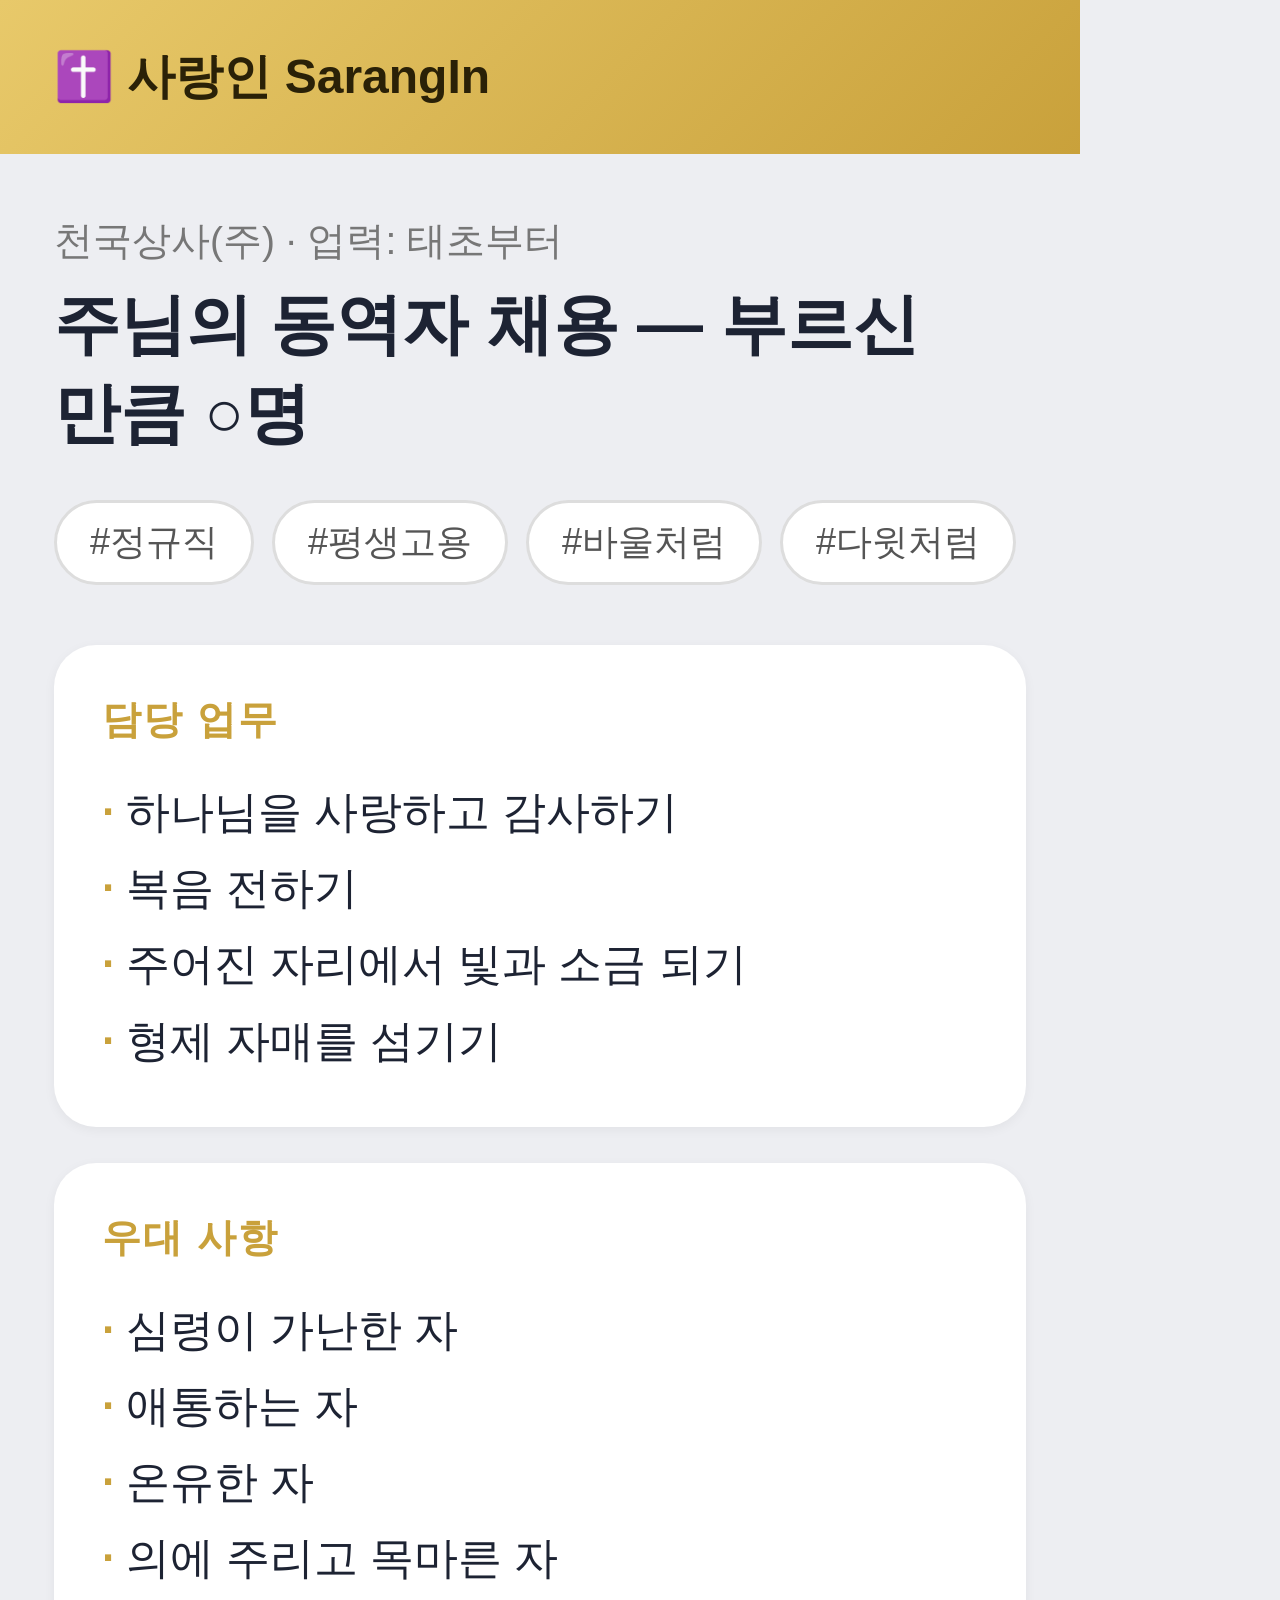
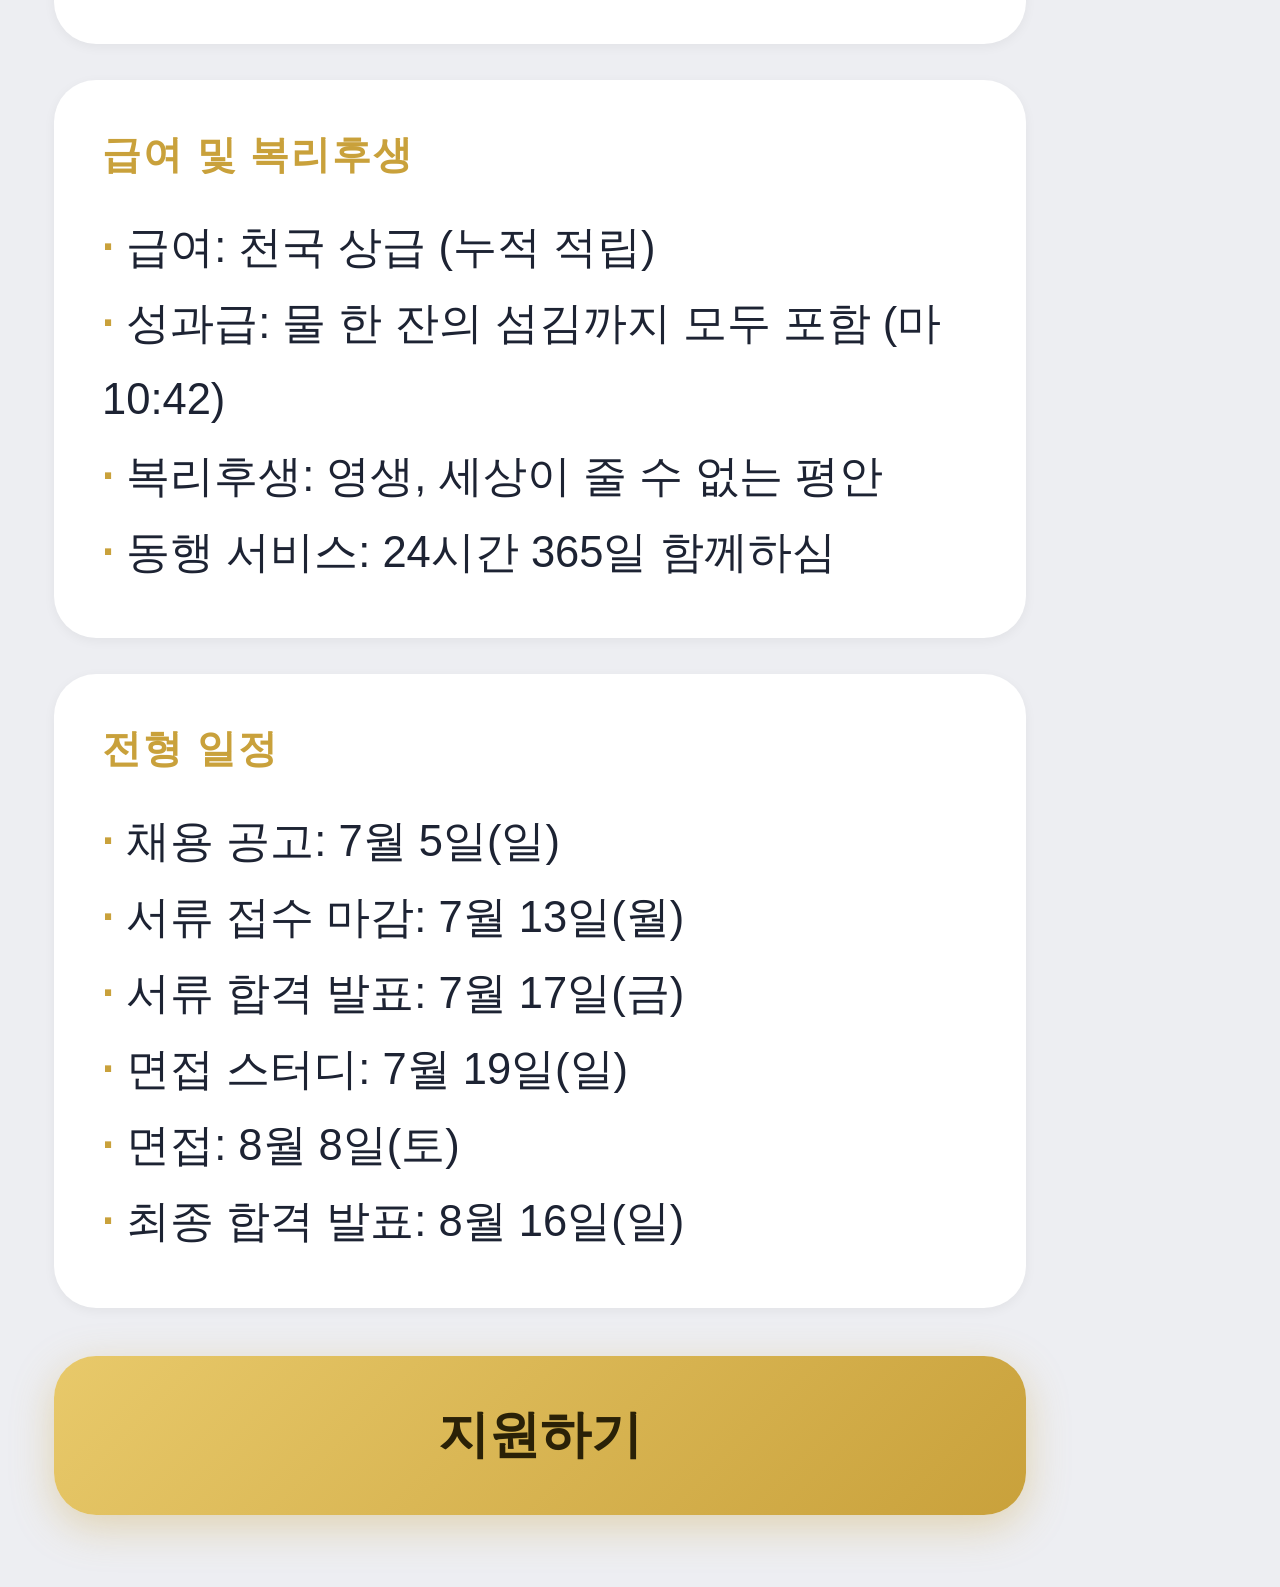
<file: capture-jobpost.html>
<!doctype html>
<html lang="ko">
<head>
<meta charset="utf-8">
<title>인트로용 채용공고 캡처</title>
<!--
  인트로 영상 19.5~22.5초 "문자/공고 확인" 컷 캡처용 (게임과 무관한 제작 도구).
  게임 jobpost 화면과 동일한 디자인을 세로로 전부 펼친 버전 (스크롤 없음, 팬 연출용).
  렌더: 헤드리스 크롬 --window-size=1080,3200 캡처 후 하단 여백 크롭.
-->
<style>
  * { margin: 0; padding: 0; box-sizing: border-box; }
  :root { --gold: #e8c96a; --gold-deep: #c9a13b; --ink: #1d2333; }
  body {
    background: #edeef2; color: var(--ink);
    font-family: "Pretendard", "Apple SD Gothic Neo", "Noto Sans KR", "Malgun Gothic", sans-serif;
  }
  .wrap { width: 360px; zoom: 3; }
  .appbar {
    background: linear-gradient(135deg, var(--gold), var(--gold-deep));
    color: #2a2107; padding: 15px 18px; font-weight: 800; font-size: 16px;
    display: flex; align-items: center; gap: 8px;
  }
  .body { padding: 20px 18px 24px; }
  .co { font-size: 13px; color: #777; margin-bottom: 4px; }
  .title { font-size: 22px; font-weight: 800; line-height: 1.35; margin-bottom: 14px; word-break: keep-all; }
  .tags { display: flex; flex-wrap: wrap; gap: 6px; margin-bottom: 20px; }
  .tags span {
    font-size: 12px; background: #fff; border: 1px solid #ddd; color: #555;
    border-radius: 999px; padding: 5px 11px;
  }
  .sec {
    background: #fff; border-radius: 14px; padding: 16px; margin-bottom: 12px;
    box-shadow: 0 1px 4px rgba(0,0,0,.05);
  }
  .sec h4 { font-size: 13px; color: var(--gold-deep); margin-bottom: 9px; letter-spacing: .05em; }
  .sec li { list-style: none; font-size: 14.5px; line-height: 1.75; word-break: keep-all; }
  .sec li::before { content: "· "; color: var(--gold-deep); font-weight: 800; }
  .btn {
    display: block; width: 100%; margin-top: 16px; padding: 15px;
    border: 0; border-radius: 14px; font-size: 17px; font-weight: 800;
    background: linear-gradient(135deg, var(--gold), var(--gold-deep));
    color: #2a2107; box-shadow: 0 4px 14px rgba(201,161,59,.35);
  }
</style>
</head>
<body>
<div class="wrap">
  <div class="appbar">✝️ 사랑인 SarangIn</div>
  <div class="body">
    <div class="co">천국상사(주) · 업력: 태초부터</div>
    <div class="title">주님의 동역자 채용 — 부르신 만큼 ○명</div>
    <div class="tags"><span>#정규직</span><span>#평생고용</span><span>#바울처럼</span><span>#다윗처럼</span></div>

    <div class="sec"><h4>담당 업무</h4><ul>
      <li>하나님을 사랑하고 감사하기</li>
      <li>복음 전하기</li>
      <li>주어진 자리에서 빛과 소금 되기</li>
      <li>형제 자매를 섬기기</li>
    </ul></div>

    <div class="sec"><h4>우대 사항</h4><ul>
      <li>심령이 가난한 자</li>
      <li>애통하는 자</li>
      <li>온유한 자</li>
      <li>의에 주리고 목마른 자</li>
    </ul></div>

    <div class="sec"><h4>급여 및 복리후생</h4><ul>
      <li>급여: 천국 상급 (누적 적립)</li>
      <li>성과급: 물 한 잔의 섬김까지 모두 포함 (마 10:42)</li>
      <li>복리후생: 영생, 세상이 줄 수 없는 평안</li>
      <li>동행 서비스: 24시간 365일 함께하심</li>
    </ul></div>

    <div class="sec"><h4>전형 일정</h4><ul>
      <li>채용 공고: 7월 5일(일)</li>
      <li>서류 접수 마감: 7월 13일(월)</li>
      <li>서류 합격 발표: 7월 17일(금)</li>
      <li>면접 스터디: 7월 19일(일)</li>
      <li>면접: 8월 8일(토)</li>
      <li>최종 합격 발표: 8월 16일(일)</li>
    </ul></div>

    <button class="btn">지원하기</button>
  </div>
</div>
</body>
</html>
</file>
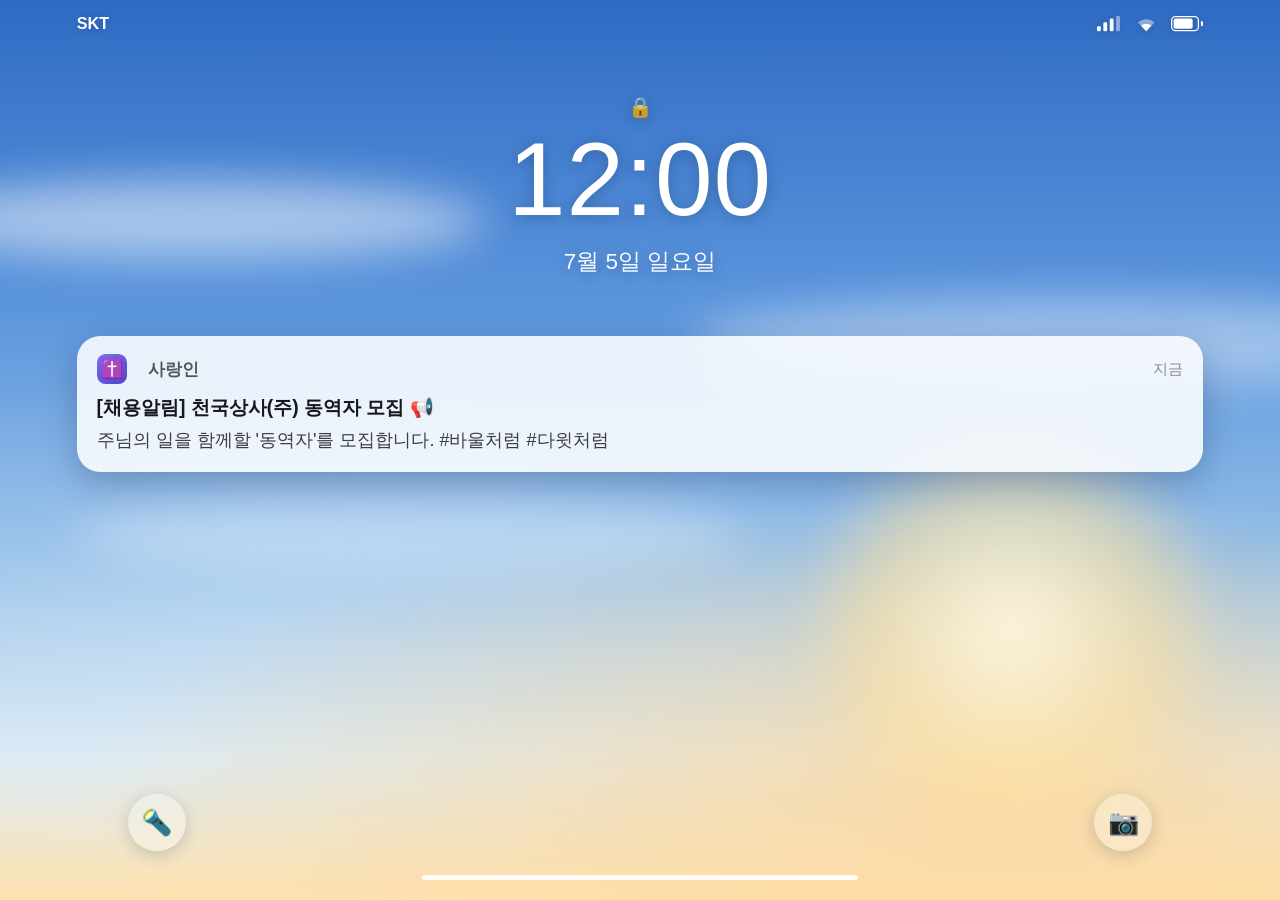
<file: capture-notify.html>
<!doctype html>
<html lang="ko">
<head>
<meta charset="utf-8">
<meta name="viewport" content="width=device-width, initial-scale=1">
<title>인트로용 폰 잠금화면 캡처</title>
<!--
  인트로 영상 17~19.5초 "알림 도착" 컷 캡처용 페이지 (게임과 무관한 제작 도구).
  캡처: 크롬에서 열기 → F12 → 기기 모드 → 크기 360×640, DPR 3
        → 기기 툴바 ⋮ → "Capture screenshot" → 1080×1920 PNG.
-->
<style>
  * { margin: 0; padding: 0; box-sizing: border-box; }
  html, body { height: 100%; width: 100%; overflow: hidden; }
  body {
    font-family: "Pretendard", -apple-system, "Segoe UI", "Malgun Gothic", sans-serif;
    color: #fff;
  }

  /* ── 배경화면: 아침 하늘 (인트로 클립 F 하늘 톤과 맞춤) ── */
  .wall {
    position: fixed; inset: 0; overflow: hidden;
    background:
      radial-gradient(120% 55% at 78% 88%, rgba(255,214,150,.75) 0%, rgba(255,214,150,0) 60%),
      radial-gradient(90% 40% at 20% 70%, rgba(255,255,255,.20) 0%, rgba(255,255,255,0) 70%),
      linear-gradient(180deg, #2f6bc4 0%, #5b95dc 34%, #93bfe9 62%, #d9e9f4 84%, #ffe3b0 100%);
  }
  .cloud { position: absolute; border-radius: 50%; background: #fff; filter: blur(22px); }
  .c1 { width: 46vw; height: 9vh;  left: -8vw;  top: 20vh; opacity: .50; }
  .c2 { width: 60vw; height: 10vh; right: -14vw; top: 33vh; opacity: .38; }
  .c3 { width: 52vw; height: 9vh;  left: 6vw;   top: 55vh; opacity: .30; }
  .sun {
    position: absolute; width: 34vw; height: 34vw; right: 4vw; bottom: 6vh;
    border-radius: 50%; filter: blur(18px);
    background: radial-gradient(circle, rgba(255,246,220,.95) 0%, rgba(255,226,160,.55) 45%, rgba(255,226,160,0) 72%);
  }

  .screen { position: fixed; inset: 0; overflow: hidden; display: flex; flex-direction: column; padding: 0 6vw; }
  .notiwrap, .noti { max-width: 100%; }

  /* ── 상태바 ── */
  .status {
    display: flex; align-items: center; justify-content: space-between;
    padding-top: 1.6vh; font-size: 1.8vh; font-weight: 600;
    text-shadow: 0 1px 6px rgba(20,50,90,.35);
  }
  .status .right { display: flex; align-items: center; gap: 1.2vw; }
  .status svg { display: block; height: 1.7vh; width: auto; filter: drop-shadow(0 1px 4px rgba(20,50,90,.35)); }

  /* ── 시계 ── */
  .clockwrap { text-align: center; margin-top: 7vh; text-shadow: 0 2px 14px rgba(20,50,90,.35); }
  .lock { font-size: 2.2vh; opacity: .85; margin-bottom: 1vh; }
  .clock { font-size: 11.5vh; font-weight: 200; letter-spacing: .01em; line-height: 1; }
  .date  { font-size: 2.5vh; font-weight: 500; margin-top: 1.6vh; opacity: .95; }

  /* ── 알림 카드 ── */
  .notiwrap { margin-top: 6.5vh; }
  .noti {
    background: rgba(255,255,255,.86);
    -webkit-backdrop-filter: blur(18px); backdrop-filter: blur(18px);
    border-radius: 2.6vh; padding: 2vh 2.2vh; color: #17181c;
    box-shadow: 0 10px 34px rgba(20,40,80,.28);
  }
  .noti-head { display: flex; align-items: center; gap: 1.6vw; margin-bottom: 1.1vh; }
  .appicon {
    width: 3.4vh; height: 3.4vh; border-radius: 28%;
    background: linear-gradient(145deg, #7f6bf0, #4f46c8);
    display: flex; align-items: center; justify-content: center;
    font-size: 2vh; color: #fff; flex: none;
  }
  .appname { font-size: 1.9vh; font-weight: 600; color: #55565c; flex: 1; }
  .when { font-size: 1.7vh; color: #8a8b91; }
  .noti-title { font-size: 2.15vh; font-weight: 700; margin-bottom: .6vh; word-break: keep-all; }
  .noti-body  { font-size: 2vh; line-height: 1.5; color: #3c3d43; word-break: keep-all; }

  /* ── 하단 ── */
  .bottom { margin-top: auto; padding-bottom: 2.2vh; }
  .quick { display: flex; justify-content: space-between; padding: 0 4vw 2.6vh; }
  .qbtn {
    width: 6.4vh; height: 6.4vh; border-radius: 50%;
    background: rgba(255,255,255,.30);
    -webkit-backdrop-filter: blur(14px); backdrop-filter: blur(14px);
    display: flex; align-items: center; justify-content: center; font-size: 2.8vh;
    box-shadow: 0 4px 16px rgba(20,50,90,.20);
  }
  .homebar { width: 34vw; height: .6vh; border-radius: 99px; background: rgba(255,255,255,.9); margin: 0 auto; }
</style>
</head>
<body>
  <div class="wall">
    <div class="cloud c1"></div><div class="cloud c2"></div><div class="cloud c3"></div>
    <div class="sun"></div>
  </div>

  <div class="screen">
    <div class="status">
      <span>SKT</span>
      <span class="right">
        <svg viewBox="0 0 18 12" fill="#fff"><rect x="0" y="8" width="3" height="4" rx="1"/><rect x="5" y="5" width="3" height="7" rx="1"/><rect x="10" y="2" width="3" height="10" rx="1"/><rect x="15" y="0" width="3" height="12" rx="1" opacity=".45"/></svg>
        <svg viewBox="0 0 16 12" fill="#fff"><path d="M8 12 1.6 5.2a9 9 0 0 1 12.8 0Z" opacity=".45"/><path d="M8 12 4 7.7a6 6 0 0 1 8 0Z"/></svg>
        <svg viewBox="0 0 25 12" fill="none"><rect x=".5" y=".5" width="21" height="11" rx="3" stroke="#fff"/><rect x="2" y="2" width="15" height="8" rx="1.6" fill="#fff"/><path d="M23.5 4v4a2 2 0 0 0 0-4Z" fill="#fff"/></svg>
      </span>
    </div>

    <div class="clockwrap">
      <div class="lock">🔒</div>
      <div class="clock">12:00</div>
      <div class="date">7월 5일 일요일</div>
    </div>

    <div class="notiwrap">
      <div class="noti">
        <div class="noti-head">
          <div class="appicon">✝️</div>
          <div class="appname">사랑인</div>
          <div class="when">지금</div>
        </div>
        <div class="noti-title">[채용알림] 천국상사(주) 동역자 모집 📢</div>
        <div class="noti-body">주님의 일을 함께할 '동역자'를 모집합니다. <span style="white-space:nowrap">#바울처럼</span> <span style="white-space:nowrap">#다윗처럼</span></div>
      </div>
    </div>

    <div class="bottom">
      <div class="quick">
        <div class="qbtn">🔦</div>
        <div class="qbtn">📷</div>
      </div>
      <div class="homebar"></div>
    </div>
  </div>
</body>
</html>
</file>
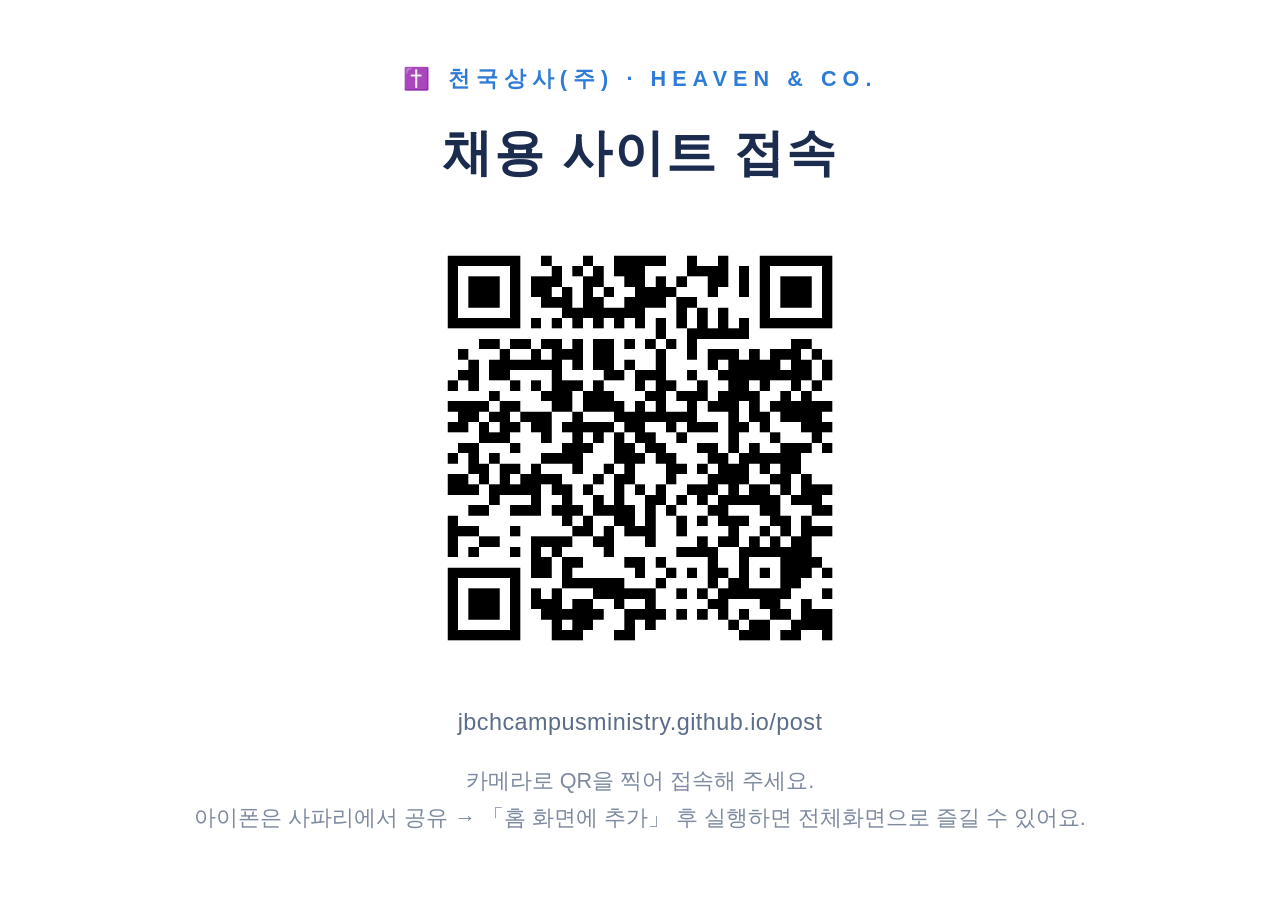
<file: qr.html>
<!DOCTYPE html>
<html lang="ko">
<head>
<meta charset="UTF-8">
<meta name="viewport" content="width=device-width, initial-scale=1.0">
<title>접속 QR — 천국상사(주) 채용</title>
<style>
/* 스크린 표시/인쇄 겸용 접속 안내 페이지 */
* { margin: 0; padding: 0; box-sizing: border-box; }
html, body { height: 100%; }
body {
  font-family: "Pretendard", "Apple SD Gothic Neo", "Noto Sans KR", "Malgun Gothic", sans-serif;
  background: #fff;
  color: #1c2c4e;
  display: flex;
  flex-direction: column;
  align-items: center;
  justify-content: center;
  gap: 3vh;
  text-align: center;
  padding: 4vh;
}
.badge { font-size: 2.4vh; letter-spacing: .28em; color: #2e7cd6; font-weight: 700; }
h1 { font-size: 5.5vh; font-weight: 900; letter-spacing: .04em; }
img { width: min(52vh, 80vw); height: auto; }
.url { font-size: 2.6vh; color: #5c6d8a; letter-spacing: .02em; }
.hint { font-size: 2.4vh; color: #7d8aa0; line-height: 1.7; }
@media print { .hint { display: none; } }
</style>
</head>
<body>
<div class="badge">✝️ 천국상사(주) · HEAVEN &amp; CO.</div>
<h1>채용 사이트 접속</h1>
<img src="assets/qr.png" alt="접속 QR코드">
<div class="url">jbchcampusministry.github.io/post</div>
<div class="hint">카메라로 QR을 찍어 접속해 주세요.<br>아이폰은 사파리에서 공유 → 「홈 화면에 추가」 후 실행하면 전체화면으로 즐길 수 있어요.</div>
</body>
</html>
</file>
